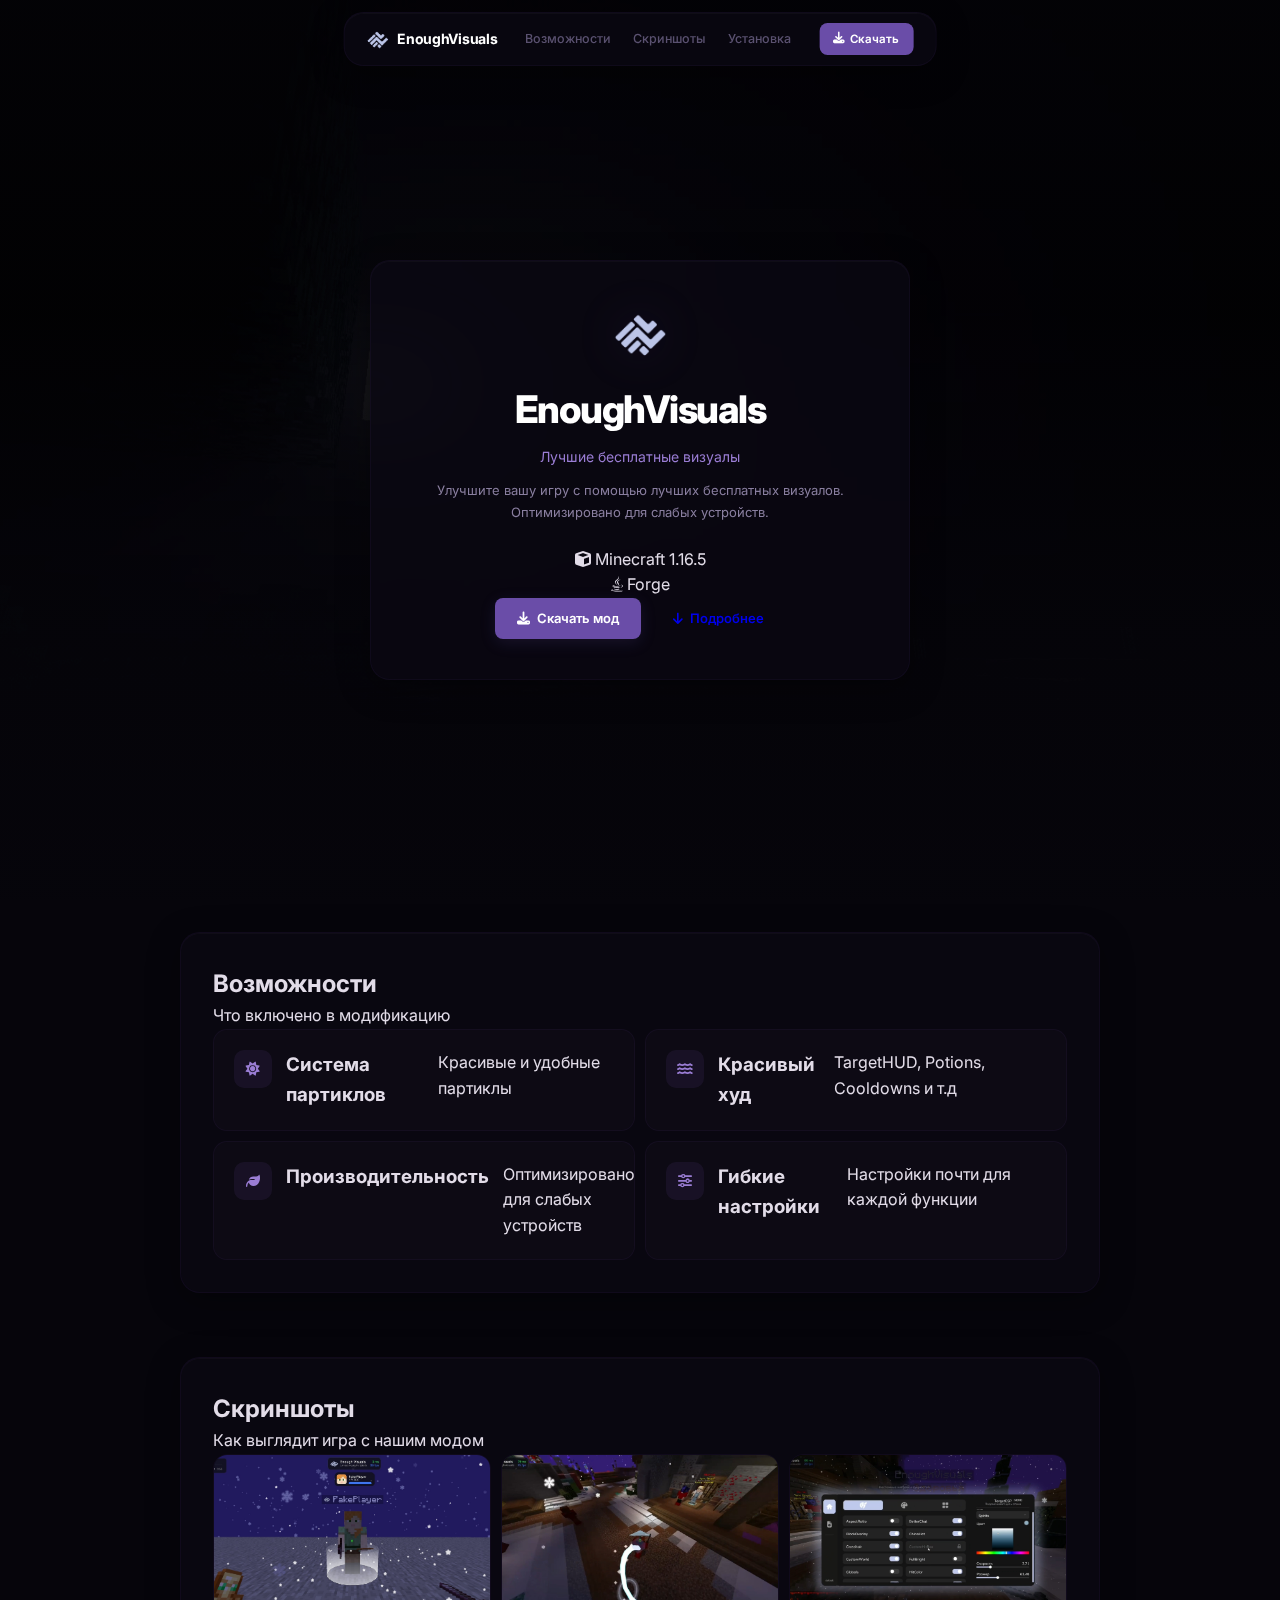
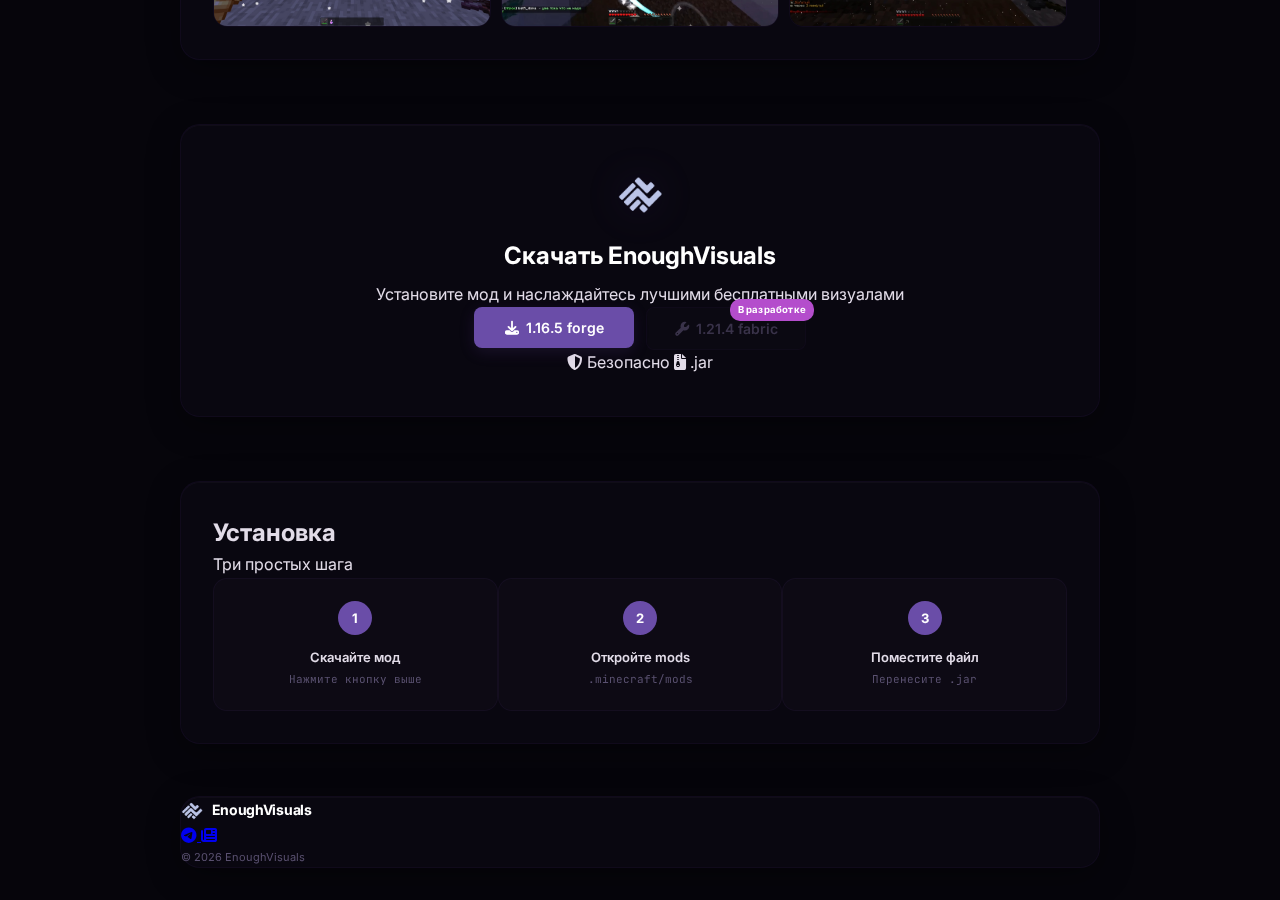
<file: index.html>
<!DOCTYPE html>
<html lang="ru">
<head>
    <meta charset="UTF-8">
    <meta name="mailru-domain" content="gXz3JiyNtknsW5g2" />
    <meta name="viewport" content="width=device-width, initial-scale=1.0">
    <title>EnoughVisuals - Визуальная модификация для Minecraft</title>
    <meta name="description" content="EnoughVisuals — это лучшие бесплатные визуалы для майнкрафт 1.16.5 и 1.21.4">
    <link rel="stylesheet" href="https://cdnjs.cloudflare.com/ajax/libs/font-awesome/6.4.0/css/all.min.css">
    <link rel="stylesheet" href="styles.css">
    <script type="application/ld+json">
{
  "@context": "https://schema.org",
  "@type": "SoftwareApplication",
  "name": "EnoughVisuals",
  "applicationCategory": "GameApplication",
  "operatingSystem": "Windows, macOS, Linux",
  "description": "Бесплатные визуальные моды для Minecraft с красивыми партиклами и оптимизацией",
  "softwareVersion": "1.16.5, 1.21.4",
  "offers": {
    "@type": "Offer",
    "price": "0",
    "priceCurrency": "USD"
  }
}
    </script>
</head>
<body>
    <div class="bg-layer">
        <img src="imgs/bg.png" alt="">
    </div>
    <div class="bg-overlay"></div>
    <div class="bg-glow"></div>
    <nav class="glass">
        <a href="#" class="logo">
            <img src="imgs/logo.png" alt="EnoughVisuals">
            <span class="logo-text">EnoughVisuals</span>
        </a>
        <div class="nav-links">
            <a href="#features">Возможности</a>
            <a href="#screenshots">Скриншоты</a>
            <a href="#installation">Установка</a>
        </div>
        <a href="#download" class="nav-btn">
            <i class="fas fa-download"></i>
            Скачать
        </a>
    </nav>

    <section class="hero">
        <div class="hero-card glass">
            <img src="imgs/logo.png" alt="EnoughVisuals" class="hero-logo">
            <h1>EnoughVisuals</h1>
            <p class="hero-subtitle">Лучшие бесплатные визуалы</p>
            <p class="hero-desc">Улучшите вашу игру с помощью лучших бесплатных визуалов. Оптимизировано для слабых устройств.</p>
            
            <div class="hero-badges">
                <div class="badge">
                    <i class="fas fa-cube"></i>
                    <span>Minecraft 1.16.5</span>
                </div>
                <div class="badge">
                    <i class="fab fa-java"></i>
                    <span>Forge</span>
                </div>
            </div>
            
            <div class="hero-buttons">
                <a href="#download" class="btn btn-primary">
                    <i class="fas fa-download"></i>
                    Скачать мод
                </a>
                <a href="#features" class="btn btn-secondary">
                    <i class="fas fa-arrow-down"></i>
                    Подробнее
                </a>
            </div>
        </div>
    </section>


    <section class="section" id="features">
        <div class="container">
            <div class="section-card glass animate">
                <div class="section-title">
                    <h2>Возможности</h2>
                    <p>Что включено в модификацию</p>
                </div>
                
                <div class="features-grid">
                    <div class="feature-card animate animate-delay-1">
                        <div class="feature-icon">
                            <i class="fas fa-sun"></i>
                        </div>
                        <h3>Система партиклов</h3>
                        <p>Красивые и удобные партиклы</p>
                    </div>
                    
                    <div class="feature-card animate animate-delay-2">
                        <div class="feature-icon">
                            <i class="fas fa-water"></i>
                        </div>
                        <h3>Красивый худ</h3>
                        <p>TargetHUD, Potions, Cooldowns и т.д</p>
                    </div>
                    
                    <div class="feature-card animate animate-delay-3">
                        <div class="feature-icon">
                            <i class="fas fa-leaf"></i>
                        </div>
                        <h3>Производительность</h3>
                        <p>Оптимизировано для слабых устройств</p>
                    </div>
                    
                    <div class="feature-card animate animate-delay-4">
                        <div class="feature-icon">
                            <i class="fas fa-sliders-h"></i>
                        </div>
                        <h3>Гибкие настройки</h3>
                        <p>Настройки почти для каждой функции</p>
                    </div>
                </div>
            </div>
        </div>
    </section>

    <section class="section" id="screenshots">
        <div class="container">
            <div class="section-card glass animate">
                <div class="section-title">
                    <h2>Скриншоты</h2>
                    <p>Как выглядит игра с нашим модом</p>
                </div>
                
                <div class="screenshots-grid">
                    <div class="screenshot animate animate-delay-1">
                        <img src="imgs/screen1.jpg" alt="Скриншот 1">
                    </div>
                    <div class="screenshot animate animate-delay-2">
                        <img src="imgs/screen2.jpg" alt="Скриншот 2">
                    </div>
                    <div class="screenshot animate animate-delay-3">
                        <img src="imgs/screen3.jpg" alt="Скриншот 3">
                    </div>
                </div>
            </div>
        </div>
    </section>

    <section class="section" id="download">
        <div class="container">
            <div class="download-section glass animate">
                <img src="imgs/logo.png" alt="EnoughVisuals" class="download-logo">
                <h2>Скачать EnoughVisuals</h2>
                <p>Установите мод и наслаждайтесь лучшими бесплатными визуалами</p>
                
                <div class="download-buttons">
                    <div class="version-buttons">
                        <div class="version-btn-wrapper">
                            <button class="btn btn-primary version-btn" id="download-btn-1165" onclick="downloadMod(this, '1.16.5')">
                                <span class="btn-content">
                                    <i class="fas fa-download"></i>
                                    1.16.5 forge
                                </span>
                                <div class="spinner"></div>
                            </button>
                        </div>
                        
                        <div class="version-btn-wrapper">
                            <button class="btn btn-disabled version-btn">
                                <span class="btn-content">
                                    <i class="fas fa-wrench"></i>
                                    1.21.4 fabric
                                </span>
                            </button>
                            <span class="in-dev-badge">В разработке</span>
                        </div>
                    </div>
                </div>
                
                <div class="download-info">
                    <span><i class="fas fa-shield-alt"></i> Безопасно</span>
                    <span><i class="fas fa-file-archive"></i> .jar</span>
                </div>
            </div>
        </div>
    </section>

    <section class="section" id="installation">
        <div class="container">
            <div class="section-card glass animate">
                <div class="section-title">
                    <h2>Установка</h2>
                    <p>Три простых шага</p>
                </div>
                
                <div class="steps">
                    <div class="step animate animate-delay-1">
                        <div class="step-num">1</div>
                        <h4>Скачайте мод</h4>
                        <p>Нажмите кнопку выше</p>
                    </div>
                    <div class="step animate animate-delay-2">
                        <div class="step-num">2</div>
                        <h4>Откройте mods</h4>
                        <p>.minecraft/mods</p>
                    </div>
                    <div class="step animate animate-delay-3">
                        <div class="step-num">3</div>
                        <h4>Поместите файл</h4>
                        <p>Перенесите .jar</p>
                    </div>
                </div>
            </div>
        </div>
    </section>

    <footer>
        <div class="container">
            <div class="footer-card glass">
                <a href="#" class="logo">
                    <img src="imgs/logo.png" alt="EnoughVisuals">
                    <span class="logo-text">EnoughVisuals</span>
                </a>
                
                <div class="footer-links">
                    <a href="https://t.me/enoughvisuals" target="_blank" title="Telegram">
                        <i class="fab fa-telegram-plane"></i>
                    </a>
                    <a href="https://t.me/enoughvisuals_devlog" target="_blank" title="Devlog">
                        <i class="fas fa-newspaper"></i>
                    </a>
                </div>
                
                <p class="footer-copy">© 2026 EnoughVisuals</p>
            </div>
        </div>
    </footer>

    <div class="toast glass" id="toast">
        <i class="fas fa-check-circle"></i>
        <span id="toast-text">Загрузка началась!</span>
    </div>

    <script src="script.js"></script>
</body>

</html>
</file>
<file: styles.css>
@import url('https://fonts.googleapis.com/css2?family=Inter:wght@300;400;500;600;700;800;900&family=JetBrains+Mono:wght@400;500&display=swap');

* {
    margin: 0;
    padding: 0;
    box-sizing: border-box;
}

:root {
    --bg-body: #06050b;
    --bg-glass: rgba(10, 8, 18, 0.8);
    --bg-card: rgba(14, 11, 26, 0.7);
    --bg-card-hover: rgba(22, 18, 40, 0.8);
    --bg-subtle: rgba(255, 255, 255, 0.02);
    --border: rgba(100, 70, 160, 0.08);
    --border-hover: rgba(120, 80, 200, 0.2);
    --border-active: rgba(130, 90, 210, 0.35);
    --text-primary: #e2dce8;
    --text-secondary: #8a7fa0;
    --text-muted: #5a5170;
    --accent: #7c5cbf;
    --accent-light: #9a7dd4;
    --accent-dim: #6a4da8;
    --accent-glow: rgba(124, 92, 191, 0.15);
    --accent-glow-strong: rgba(124, 92, 191, 0.3);
    --accent-secondary: #b44dcc;
    --success: #4da87a;
    --radius-sm: 8px;
    --radius-md: 14px;
    --radius-lg: 20px;
    --glass-blur: 40px;
    --ease: cubic-bezier(0.4, 0, 0.2, 1);
}

::selection {
    background: var(--accent-dim);
    color: #fff;
}

html { scroll-behavior: smooth; }

body {
    font-family: 'Inter', -apple-system, BlinkMacSystemFont, sans-serif;
    color: var(--text-primary);
    line-height: 1.6;
    overflow-x: hidden;
    min-height: 100vh;
    -ms-overflow-style: none;
    scrollbar-width: none;
    background: var(--bg-body);
}

body::-webkit-scrollbar { display: none; }

/* Kill tap highlight on mobile */
* {
    -webkit-tap-highlight-color: transparent;
    -webkit-touch-callout: none;
}

/* ── Background ─────────────────────── */

.bg-layer {
    position: fixed;
    inset: 0;
    z-index: -3;
}

.bg-layer img {
    width: 100%;
    height: 100%;
    object-fit: cover;
    filter: brightness(0.2) contrast(1.05) saturate(0.5) hue-rotate(30deg);
}

.bg-overlay {
    position: fixed;
    inset: 0;
    z-index: -2;
    background: linear-gradient(
        180deg,
        rgba(6, 5, 11, 0.5) 0%,
        rgba(6, 5, 11, 0.25) 35%,
        rgba(6, 5, 11, 0.8) 70%,
        rgba(6, 5, 11, 0.97) 100%
    );
}

#particles-canvas {
    position: fixed;
    inset: 0;
    z-index: -1;
    pointer-events: none;
}

.bg-orbs {
    position: fixed;
    inset: 0;
    z-index: -1;
    pointer-events: none;
    overflow: hidden;
}

.orb {
    position: absolute;
    border-radius: 50%;
    filter: blur(100px);
    opacity: 0.2;
}

.orb-1 {
    width: 500px;
    height: 500px;
    background: var(--accent-dim);
    top: 5%;
    left: 10%;
}

.orb-2 {
    width: 400px;
    height: 400px;
    background: var(--accent-secondary);
    bottom: 15%;
    right: 5%;
    opacity: 0.1;
}

.cursor-glow {
    position: fixed;
    width: 350px;
    height: 350px;
    border-radius: 50%;
    background: radial-gradient(circle, rgba(124, 92, 191, 0.05) 0%, transparent 70%);
    pointer-events: none;
    z-index: 0;
    transform: translate(-50%, -50%);
    opacity: 0;
    transition: opacity 0.4s ease;
}

.cursor-glow.active { opacity: 1; }

/* ── Glass ───────────────────────────── */

.glass {
    background: var(--bg-glass);
    backdrop-filter: blur(var(--glass-blur)) saturate(160%);
    -webkit-backdrop-filter: blur(var(--glass-blur)) saturate(160%);
    border: 1px solid var(--border);
    border-radius: var(--radius-lg);
    box-shadow:
        0 8px 32px rgba(0, 0, 0, 0.35),
        inset 0 1px 0 rgba(255, 255, 255, 0.03);
}

.container {
    max-width: 960px;
    margin: 0 auto;
    padding: 0 20px;
}

/* ── Navigation ──────────────────────── */

nav {
    position: fixed;
    top: 12px;
    left: 50%;
    transform: translateX(-50%);
    z-index: 100;
    padding: 10px 22px;
    display: flex;
    align-items: center;
    gap: 28px;
    transition: all 0.35s var(--ease);
}

nav.scrolled {
    top: 8px;
    box-shadow: 0 10px 40px rgba(0, 0, 0, 0.5);
    border-color: var(--border-hover);
}

.logo {
    display: flex;
    align-items: center;
    gap: 9px;
    text-decoration: none;
    color: var(--text-primary);
    cursor: pointer;
}

.logo img {
    height: 26px;
    width: auto;
    transition: transform 0.3s var(--ease);
}

.logo:hover img {
    transform: rotate(-8deg) scale(1.05);
}

.logo-text {
    font-weight: 700;
    font-size: 14px;
    letter-spacing: -0.3px;
    color: #fff;
}

.nav-links {
    display: flex;
    align-items: center;
    gap: 22px;
}

.nav-links a {
    color: var(--text-muted);
    text-decoration: none;
    font-size: 12.5px;
    font-weight: 500;
    transition: color 0.25s ease;
    position: relative;
    padding: 4px 0;
}

.nav-links a::after {
    content: '';
    position: absolute;
    bottom: -1px;
    left: 50%;
    width: 0;
    height: 1.5px;
    background: var(--accent);
    transition: all 0.25s var(--ease);
    transform: translateX(-50%);
    border-radius: 1px;
}

.nav-links a:hover { color: var(--text-primary); }
.nav-links a:hover::after { width: 100%; }

.nav-right {
    display: flex;
    align-items: center;
    gap: 10px;
}

.nav-btn {
    background: var(--accent-dim);
    color: #fff;
    padding: 7px 14px;
    border-radius: var(--radius-sm);
    font-size: 11.5px;
    font-weight: 600;
    text-decoration: none;
    transition: all 0.25s var(--ease);
    display: flex;
    align-items: center;
    gap: 5px;
}

.nav-btn:hover {
    background: var(--accent);
    transform: translateY(-1px);
    box-shadow: 0 6px 20px var(--accent-glow-strong);
}

/* ── Mobile Menu ─────────────────────── */

.mobile-menu-btn {
    display: none;
    flex-direction: column;
    gap: 4px;
    background: none;
    border: none;
    cursor: pointer;
    padding: 6px;
}

.mobile-menu-btn span {
    display: block;
    width: 20px;
    height: 1.5px;
    background: var(--text-secondary);
    border-radius: 1px;
    transition: all 0.3s var(--ease);
}

.mobile-menu-btn.active span:nth-child(1) {
    transform: rotate(45deg) translate(4px, 4px);
}
.mobile-menu-btn.active span:nth-child(2) { opacity: 0; }
.mobile-menu-btn.active span:nth-child(3) {
    transform: rotate(-45deg) translate(4px, -4px);
}

.mobile-menu {
    position: fixed;
    top: 68px;
    left: 50%;
    transform: translateX(-50%) translateY(-15px);
    z-index: 99;
    padding: 16px;
    display: flex;
    flex-direction: column;
    gap: 6px;
    width: calc(100% - 28px);
    max-width: 380px;
    opacity: 0;
    pointer-events: none;
    transition: all 0.3s var(--ease);
}

.mobile-menu.open {
    opacity: 1;
    pointer-events: auto;
    transform: translateX(-50%) translateY(0);
}

.mobile-menu a {
    color: var(--text-secondary);
    text-decoration: none;
    font-size: 13px;
    font-weight: 500;
    padding: 10px 14px;
    border-radius: var(--radius-sm);
    transition: all 0.2s ease;
}

.mobile-menu a:hover {
    color: var(--text-primary);
    background: rgba(124, 92, 191, 0.08);
}

/* ── Buttons ─────────────────────────── */

.btn {
    display: inline-flex;
    align-items: center;
    justify-content: center;
    gap: 7px;
    padding: 10px 22px;
    border-radius: var(--radius-sm);
    font-size: 13px;
    font-weight: 600;
    text-decoration: none;
    cursor: pointer;
    border: none;
    transition: all 0.25s var(--ease);
    position: relative;
    overflow: hidden;
    font-family: inherit;
    outline: none;
}

.btn:focus-visible {
    outline: 2px solid var(--accent);
    outline-offset: 2px;
}

.btn-primary {
    background: var(--accent-dim);
    color: #fff;
    box-shadow: 0 4px 16px var(--accent-glow);
}

.btn-primary:hover {
    background: var(--accent);
    transform: translateY(-2px);
    box-shadow: 0 8px 28px var(--accent-glow-strong);
}

.btn-primary:active { transform: translateY(0); }

.btn-ghost {
    background: rgba(255,255,255,0.03);
    color: var(--text-secondary);
    border: 1px solid var(--border);
}

.btn-ghost:hover {
    color: var(--text-primary);
    background: rgba(255,255,255,0.06);
    border-color: var(--border-hover);
}

.btn-disabled {
    background: rgba(255, 255, 255, 0.02) !important;
    color: var(--text-muted) !important;
    border: 1px solid var(--border) !important;
    cursor: not-allowed !important;
    box-shadow: none !important;
    pointer-events: none !important;
    opacity: 0.6;
}

/* ── Hero ─────────────────────────────── */

.hero {
    min-height: 100vh;
    display: flex;
    flex-direction: column;
    align-items: center;
    justify-content: center;
    padding: 80px 20px 40px;
    position: relative;
}

.hero-content { position: relative; z-index: 1; }

.hero-card {
    text-align: center;
    padding: 40px 48px;
    max-width: 540px;
    position: relative;
    overflow: hidden;
}

.hero-particles {
    position: absolute;
    inset: 0;
    pointer-events: none;
    overflow: hidden;
}

.hero-logo {
    height: 64px;
    width: auto;
    margin-bottom: 14px;
    position: relative;
    display: block;
    margin-left: auto;
    margin-right: auto;
    filter: drop-shadow(0 0 24px var(--accent-glow));
}

.hero h1 {
    font-size: 38px;
    font-weight: 800;
    margin-bottom: 6px;
    letter-spacing: -1.5px;
    color: #fff;
}

.hero-subtitle {
    font-size: 14px;
    color: var(--accent-light);
    margin-bottom: 10px;
    font-weight: 400;
    min-height: 22px;
    display: flex;
    align-items: center;
    justify-content: center;
    gap: 2px;
}

.typing-cursor {
    color: var(--accent);
    font-weight: 300;
}

.hero-desc {
    font-size: 13px;
    color: var(--text-secondary);
    margin-bottom: 24px;
    line-height: 1.7;
}

.hero-buttons {
    display: flex;
    align-items: center;
    justify-content: center;
    gap: 10px;
}

.scroll-indicator {
    position: absolute;
    bottom: 28px;
    left: 50%;
    transform: translateX(-50%);
}

.scroll-line {
    width: 1px;
    height: 36px;
    background: linear-gradient(to bottom, var(--accent), transparent);
    opacity: 0.3;
}

/* ── Stats ────────────────────────────── */

.stats-section { padding: 8px 20px 32px; }

.stats-grid {
    display: grid;
    grid-template-columns: repeat(4, 1fr);
    gap: 10px;
}

.stat-card {
    padding: 20px 14px;
    text-align: center;
    transition: all 0.25s var(--ease);
    position: relative;
    overflow: hidden;
}

.stat-card:hover {
    transform: translateY(-3px);
    border-color: var(--border-hover);
}

.stat-number {
    font-size: 26px;
    font-weight: 800;
    color: var(--accent-light);
    line-height: 1.2;
    font-family: 'JetBrains Mono', monospace;
}

.stat-label {
    font-size: 11px;
    color: var(--text-muted);
    font-weight: 500;
    margin-top: 4px;
}

/* ── Sections ─────────────────────────── */

.section { padding: 32px 20px; }

.section-card { padding: 32px; }

.section-header {
    text-align: center;
    margin-bottom: 24px;
}

.section-label {
    display: inline-flex;
    align-items: center;
    gap: 6px;
    font-size: 11px;
    font-weight: 600;
    color: var(--accent);
    text-transform: uppercase;
    letter-spacing: 0.8px;
    margin-bottom: 8px;
}

.section-label i { font-size: 10px; }

.section-header h2 {
    font-size: 24px;
    font-weight: 700;
    margin-bottom: 4px;
    letter-spacing: -0.5px;
    color: #fff;
}

.section-header p {
    color: var(--text-muted);
    font-size: 12.5px;
}

/* ── Features ─────────────────────────── */

.features-grid {
    display: grid;
    grid-template-columns: repeat(2, 1fr);
    gap: 10px;
}

.feature-card {
    background: var(--bg-subtle);
    border: 1px solid var(--border);
    border-radius: var(--radius-md);
    padding: 20px;
    transition: all 0.3s var(--ease);
    display: flex;
    gap: 14px;
    cursor: default;
    position: relative;
    overflow: hidden;
}

.feature-card:hover {
    border-color: var(--border-hover);
    background: var(--bg-card-hover);
    transform: translateY(-2px);
}

.feature-icon {
    width: 38px;
    height: 38px;
    min-width: 38px;
    background: rgba(124, 92, 191, 0.1);
    border-radius: 10px;
    display: flex;
    align-items: center;
    justify-content: center;
    color: var(--accent-light);
    font-size: 14px;
    transition: all 0.3s var(--ease);
}

.feature-card:hover .feature-icon {
    background: rgba(124, 92, 191, 0.18);
    box-shadow: 0 0 16px var(--accent-glow);
}

.feature-text h3 {
    font-size: 13.5px;
    font-weight: 600;
    margin-bottom: 3px;
    color: var(--text-primary);
}

.feature-text p {
    font-size: 11.5px;
    color: var(--text-muted);
    line-height: 1.5;
}

/* ── Screenshots ──────────────────────── */

.screenshots-grid {
    display: grid;
    grid-template-columns: repeat(3, 1fr);
    gap: 10px;
}

.screenshot {
    position: relative;
    border-radius: var(--radius-md);
    overflow: hidden;
    border: 1px solid var(--border);
    aspect-ratio: 16/10;
    cursor: pointer;
    transition: all 0.3s var(--ease);
}

.screenshot:hover {
    border-color: var(--border-active);
    box-shadow: 0 12px 36px rgba(0, 0, 0, 0.4);
    transform: scale(1.02);
}

.screenshot img {
    width: 100%;
    height: 100%;
    object-fit: cover;
    transition: transform 0.35s var(--ease);
}

.screenshot:hover img { transform: scale(1.06); }

.screenshot-overlay {
    position: absolute;
    inset: 0;
    background: rgba(6, 5, 11, 0.5);
    display: flex;
    align-items: center;
    justify-content: center;
    opacity: 0;
    transition: opacity 0.25s ease;
}

.screenshot:hover .screenshot-overlay { opacity: 1; }

.screenshot-overlay i {
    font-size: 18px;
    color: rgba(255,255,255,0.7);
}

/* ── Lightbox ─────────────────────────── */

.lightbox {
    position: fixed;
    inset: 0;
    background: rgba(6, 5, 11, 0.95);
    backdrop-filter: blur(16px);
    z-index: 1000;
    display: flex;
    align-items: center;
    justify-content: center;
    opacity: 0;
    pointer-events: none;
    transition: all 0.35s var(--ease);
    cursor: pointer;
}

.lightbox.open {
    opacity: 1;
    pointer-events: auto;
}

.lightbox img {
    max-width: 90%;
    max-height: 85vh;
    border-radius: var(--radius-lg);
    box-shadow: 0 20px 60px rgba(0, 0, 0, 0.6);
    transform: scale(0.92);
    transition: transform 0.35s var(--ease);
}

.lightbox.open img { transform: scale(1); }

.lightbox-close {
    position: absolute;
    top: 20px;
    right: 24px;
    background: rgba(255,255,255,0.06);
    border: 1px solid var(--border);
    color: var(--text-secondary);
    font-size: 18px;
    cursor: pointer;
    width: 40px;
    height: 40px;
    display: flex;
    align-items: center;
    justify-content: center;
    border-radius: 10px;
    transition: all 0.2s ease;
}

.lightbox-close:hover {
    background: rgba(255,255,255,0.1);
    color: var(--text-primary);
}

/* ── Download ─────────────────────────── */

.download-section {
    padding: 40px 32px;
    text-align: center;
    position: relative;
    overflow: hidden;
}

.download-rings {
    position: absolute;
    top: 50%;
    left: 50%;
    transform: translate(-50%, -50%);
    pointer-events: none;
}

.ring {
    position: absolute;
    border: 1px solid rgba(124, 92, 191, 0.05);
    border-radius: 50%;
    top: 50%;
    left: 50%;
    transform: translate(-50%, -50%);
}

.ring-1 { width: 250px; height: 250px; }
.ring-2 { width: 420px; height: 420px; }

.download-logo {
    height: 56px;
    width: auto;
    margin-bottom: 16px;
    position: relative;
    display: block;
    margin-left: auto;
    margin-right: auto;
    filter: drop-shadow(0 0 20px var(--accent-glow));
}

.download-section h2 {
    font-size: 24px;
    font-weight: 700;
    margin-bottom: 6px;
    color: #fff;
    position: relative;
}

.download-desc {
    color: var(--text-secondary);
    font-size: 13px;
    margin-bottom: 24px;
    position: relative;
}

.download-buttons {
    margin-bottom: 0;
    position: relative;
}

.version-buttons {
    display: flex;
    gap: 12px;
    justify-content: center;
}

.version-btn-wrapper {
    position: relative;
    display: inline-block;
}

.version-btn {
    padding: 12px 26px;
    min-width: 160px;
    font-size: 14px;
}

.version-btn .btn-content {
    display: flex;
    align-items: center;
    justify-content: center;
    gap: 7px;
    transition: opacity 0.2s ease;
}

.version-btn .spinner {
    position: absolute;
    top: 50%;
    left: 50%;
    transform: translate(-50%, -50%);
    opacity: 0;
    visibility: hidden;
    transition: opacity 0.2s ease, visibility 0.2s;
}

.version-btn.loading .btn-content { opacity: 0; }
.version-btn.loading .spinner { opacity: 1; visibility: visible; }

.spinner {
    width: 18px;
    height: 18px;
    border: 2px solid rgba(255,255,255,0.2);
    border-top-color: #fff;
    border-radius: 50%;
}

.in-dev-badge {
    position: absolute;
    top: -8px;
    right: -8px;
    background: var(--accent-secondary);
    color: white;
    font-size: 9.5px;
    font-weight: 700;
    padding: 3px 8px;
    border-radius: 10px;
    z-index: 2;
    letter-spacing: 0.2px;
}

/* ── FAQ ──────────────────────────────── */

.faq-list {
    display: flex;
    flex-direction: column;
    gap: 6px;
}

.faq-item {
    background: var(--bg-subtle);
    border: 1px solid var(--border);
    border-radius: var(--radius-md);
    overflow: hidden;
    transition: all 0.25s var(--ease);
}

.faq-item:hover { border-color: var(--border-hover); }

.faq-item.active { border-color: var(--border-active); }

.faq-question {
    width: 100%;
    display: flex;
    align-items: center;
    justify-content: space-between;
    padding: 16px 20px;
    background: none;
    border: none;
    color: var(--text-primary);
    font-size: 13px;
    font-weight: 600;
    cursor: pointer;
    font-family: inherit;
    text-align: left;
    transition: color 0.2s ease;
    outline: none;
}

.faq-question:focus-visible {
    outline: 2px solid var(--accent);
    outline-offset: -2px;
    border-radius: var(--radius-md);
}

.faq-question:hover { color: var(--accent-light); }

.faq-chevron {
    font-size: 11px;
    color: var(--text-muted);
    transition: transform 0.3s var(--ease);
}

.faq-item.active .faq-chevron {
    transform: rotate(180deg);
    color: var(--accent);
}

.faq-answer {
    max-height: 0;
    overflow: hidden;
    transition: all 0.35s var(--ease);
}

.faq-item.active .faq-answer { max-height: 200px; }

.faq-answer p {
    padding: 0 20px 16px;
    font-size: 12.5px;
    color: var(--text-secondary);
    line-height: 1.7;
}

/* ── Steps ────────────────────────────── */

.steps {
    display: flex;
    align-items: center;
    justify-content: center;
    gap: 0;
}

.step {
    background: var(--bg-subtle);
    border: 1px solid var(--border);
    border-radius: var(--radius-md);
    padding: 22px 20px;
    text-align: center;
    transition: all 0.25s var(--ease);
    flex: 1;
}

.step:hover {
    border-color: var(--border-hover);
    transform: translateY(-2px);
}

.step-divider {
    color: var(--text-muted);
    font-size: 10px;
    padding: 0 10px;
    opacity: 0.3;
}

.step-num {
    width: 34px;
    height: 34px;
    background: var(--accent-dim);
    border-radius: 50%;
    display: flex;
    align-items: center;
    justify-content: center;
    margin: 0 auto 12px;
    font-weight: 700;
    font-size: 13px;
    color: #fff;
}

.step h4 {
    font-size: 13px;
    font-weight: 600;
    margin-bottom: 3px;
    color: var(--text-primary);
}

.step p {
    font-size: 11px;
    color: var(--text-muted);
    font-family: 'JetBrains Mono', monospace;
}

/* ── Footer ───────────────────────────── */

footer { padding: 20px 20px 32px; }

.footer-wrap {
    padding: 0;
    overflow: hidden;
}

.footer-main {
    display: grid;
    grid-template-columns: 1.2fr 0.8fr 0.8fr;
    gap: 32px;
    padding: 28px 28px 20px;
}

.footer-brand .logo {
    margin-bottom: 8px;
}

.footer-tagline {
    font-size: 12px;
    color: var(--text-muted);
    line-height: 1.5;
}

.footer-nav {
    display: flex;
    flex-direction: column;
    gap: 6px;
}

.footer-nav-title {
    font-size: 11px;
    font-weight: 600;
    color: var(--text-secondary);
    text-transform: uppercase;
    letter-spacing: 0.8px;
    margin-bottom: 4px;
}

.footer-nav a {
    color: var(--text-muted);
    text-decoration: none;
    font-size: 12.5px;
    transition: color 0.2s ease;
}

.footer-nav a:hover {
    color: var(--text-primary);
}

.footer-social {
    display: flex;
    flex-direction: column;
    gap: 6px;
}

.footer-social-links {
    display: flex;
    flex-direction: column;
    gap: 4px;
}

.footer-social-links a {
    display: flex;
    align-items: center;
    gap: 8px;
    color: var(--text-muted);
    text-decoration: none;
    font-size: 12.5px;
    padding: 6px 10px;
    border-radius: var(--radius-sm);
    transition: all 0.2s ease;
    margin-left: -10px;
}

.footer-social-links a:hover {
    color: var(--accent-light);
    background: rgba(124, 92, 191, 0.06);
}

.footer-social-links a i {
    font-size: 14px;
    width: 16px;
    text-align: center;
}

.footer-bottom {
    padding: 14px 28px;
    border-top: 1px solid var(--border);
}

.footer-copy {
    font-size: 11px;
    color: var(--text-muted);
}

/* ── Toast ────────────────────────────── */

.toast {
    position: fixed;
    bottom: 22px;
    left: 50%;
    transform: translateX(-50%) translateY(70px);
    padding: 12px 22px;
    display: flex;
    align-items: center;
    gap: 8px;
    opacity: 0;
    transition: all 0.35s var(--ease);
    z-index: 1000;
}

.toast.show {
    transform: translateX(-50%) translateY(0);
    opacity: 1;
}

.toast i { color: var(--success); font-size: 14px; }
.toast span { font-size: 12.5px; font-weight: 500; }

/* ── Back to Top ──────────────────────── */

.back-to-top {
    position: fixed;
    bottom: 22px;
    right: 22px;
    width: 40px;
    height: 40px;
    display: flex;
    align-items: center;
    justify-content: center;
    color: var(--text-muted);
    font-size: 13px;
    cursor: pointer;
    z-index: 50;
    opacity: 0;
    pointer-events: none;
    transition: all 0.3s var(--ease);
    border: none;
}

.back-to-top.visible {
    opacity: 1;
    pointer-events: auto;
}

.back-to-top:hover {
    transform: translateY(-2px);
    color: var(--accent);
    border-color: var(--border-hover);
}

/* ── Responsive ───────────────────────── */

@media (max-width: 768px) {
    nav {
        width: calc(100% - 24px);
        padding: 8px 14px;
        gap: 10px;
        justify-content: space-between;
    }

    .nav-links { display: none; }
    .mobile-menu-btn { display: flex; }

    .hero { padding: 80px 20px 36px; }
    .hero-card { padding: 32px 22px; }
    .hero h1 { font-size: 30px; }
    .hero-logo { height: 56px; margin-bottom: 12px; }

    .hero-buttons {
        flex-direction: column;
        width: 100%;
    }
    
    .btn { width: 100%; }

    .features-grid,
    .screenshots-grid { grid-template-columns: 1fr; }

    .stats-grid { grid-template-columns: repeat(2, 1fr); }

    .steps { flex-direction: column; gap: 8px; }
    .step { width: 100%; }
    .step-divider { transform: rotate(90deg); padding: 4px 0; }

    .section-card { padding: 24px 16px; }

    .footer-main {
        grid-template-columns: 1fr;
        gap: 20px;
        padding: 24px 20px 16px;
    }

    .footer-bottom { padding: 12px 20px; }

    .version-buttons {
        flex-direction: column;
        gap: 10px;
    }

    .version-btn { min-width: 100%; }

    .download-section { padding: 30px 20px; }

    .orb { opacity: 0.1; }

    .scroll-indicator { display: none; }
}

@media (max-width: 480px) {
    .stats-grid { gap: 6px; }
    .stat-card { padding: 14px 8px; }
    .stat-number { font-size: 22px; }
    .hero h1 { font-size: 26px; }
    .section-header h2 { font-size: 20px; }
}
</file>
